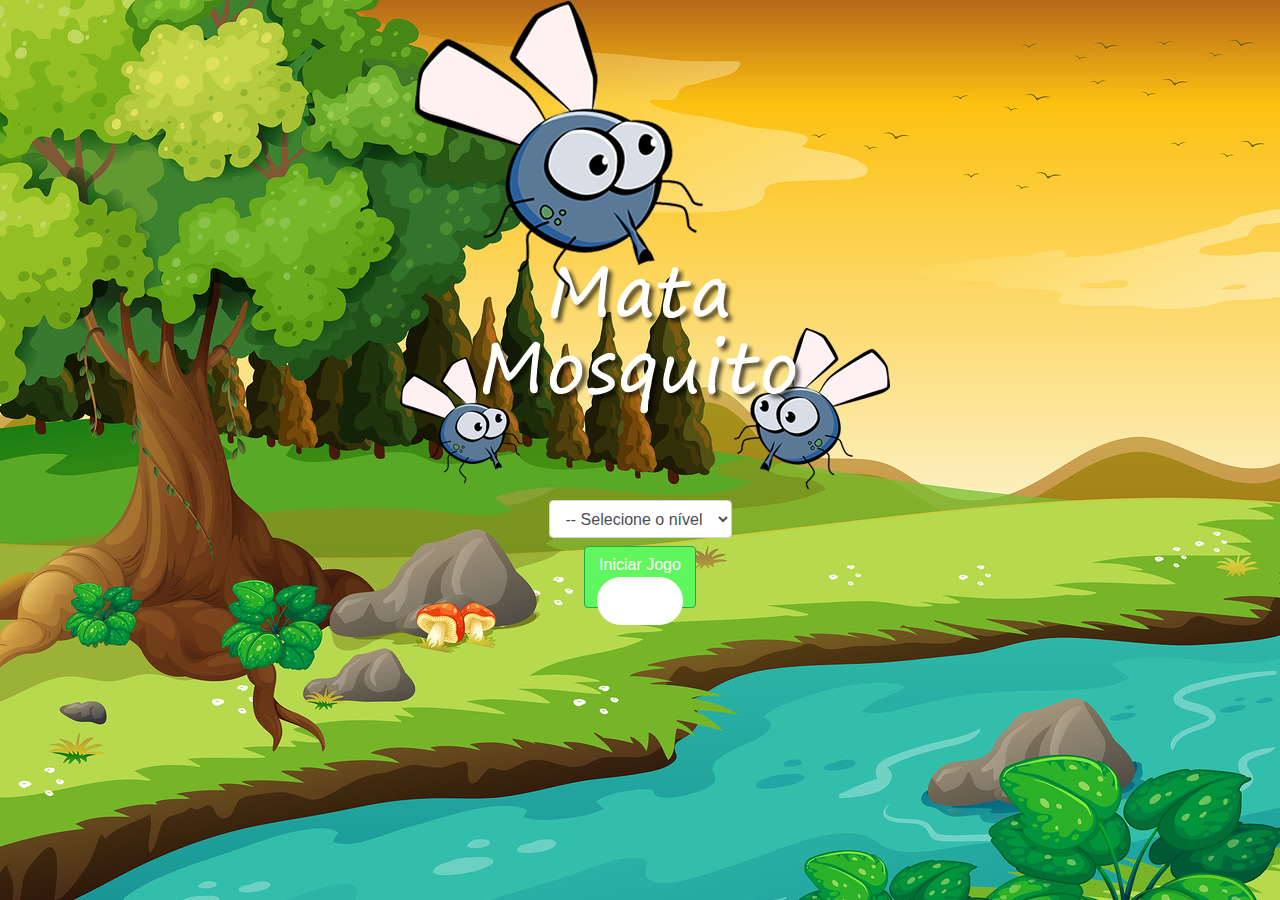
<file: index.html>
<!DOCTYPE html>
<html lang="pt">

<head>
    <meta charset="UTF-8">
    <meta name="viewport" content="width=device-width, initial-scale=1.0">
    <title>Game mata mosquito</title>

    <!-- CSS only -->
    <link rel="stylesheet" href="https://stackpath.bootstrapcdn.com/bootstrap/4.5.2/css/bootstrap.min.css"
        integrity="sha384-JcKb8q3iqJ61gNV9KGb8thSsNjpSL0n8PARn9HuZOnIxN0hoP+VmmDGMN5t9UJ0Z" crossorigin="anonymous">
    <link rel="stylesheet" href="estilo.css">

    <script>
        function iniciarJogo() {
            var nivel = document.getElementById('nivel').value

            if (nivel === '') {
                alert('Selecione um nível para iniciar o jogo')
                return false
            }

            window.location.href = 'app.html?' + nivel
        }
    </script>
</head>

<body>
    <div class="container">
        <div class="row">
            <div class="col">
                <div class="d-flex justify-content-center">
                    <img src="imagens/game.png">
                </div>
            </div>
        </div>

        <div class="row">
            <div class="col">
                <div class="d-flex justify-content-center">
                    <div class="mb-2">
                        <select class="form-control" id="nivel">
                            <option value="">-- Selecione o nível</option>
                            <option value="normal">Normal</option>
                            <option value="dificil">Difícil</option>
                            <option value="chucknorris">Chuck Norris</option>
                        </select>
                    </div>
                </div>
            </div>
        </div>
        <div class="row">
            <div class="col">
                <div class="d-flex justify-content-center">
                    <button type="button" class="btn btn-success btn-animate" onclick="iniciarJogo()"> Iniciar Jogo </button>
                </div>
            </div>
        </div>
    </div>
</body>

</html>
</file>
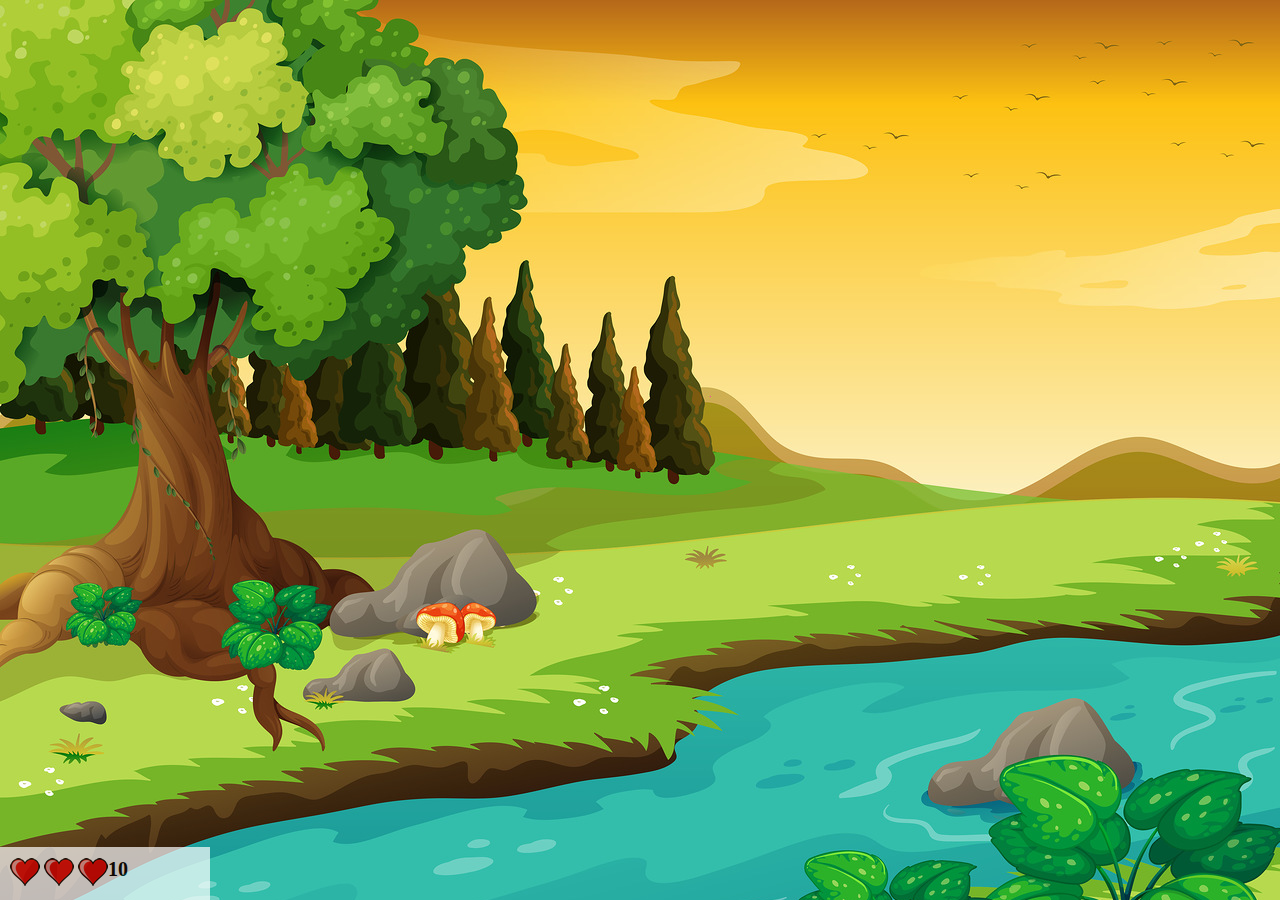
<file: app.html>
<!DOCTYPE html>

<html>

<head>
	<meta charset="UTF-8">
	<meta name="viewport" content="width=device-width, initial-scale=1.0">
	<title>Mata mosquito</title>

	<link rel="stylesheet" href="estilo.css" />
	<script src="jogo.js"></script>
</head>

<body onresize="ajustaTamanhoPalcoJogo()">

	<div class="painel">
		<div class="vidas">
			<img id="v1" src="imagens/coracao_cheio.png" />
			<img id="v2" src="imagens/coracao_cheio.png" />
			<img id="v3" src="imagens/coracao_cheio.png" />
		</div>
		<div class="cronometro"> <span id="cronometro"></span> </div>

	</div>
	<script>
		document.getElementById('cronometro').innerHTML = tempo

		var criaMosquito = setInterval(function () {
			posicaoRandomica()

		}, criaMosquitoTempo)
	</script>
</body>

</html>
</file>
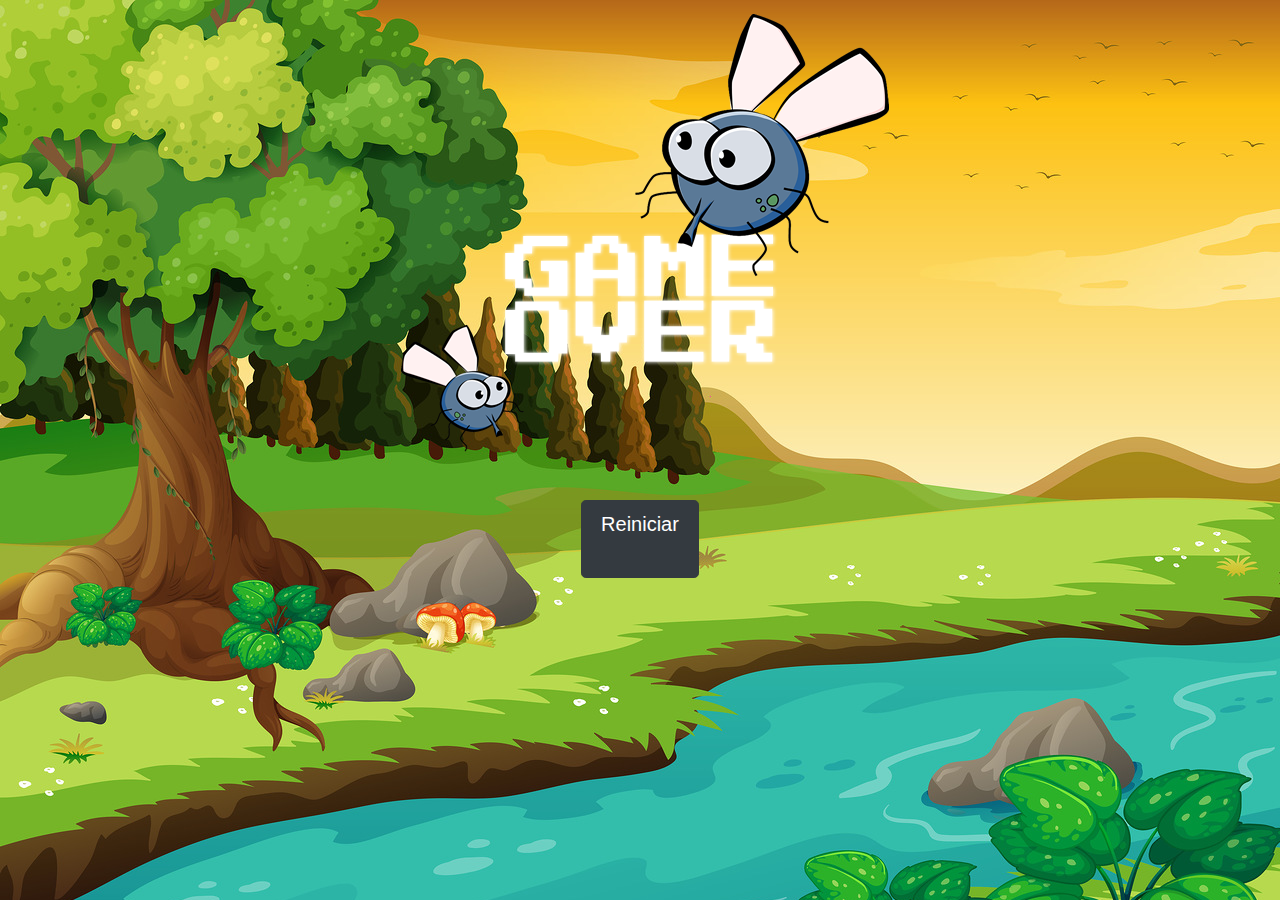
<file: fim_jogo.html>
<!DOCTYPE html>
<html lang="pt">

<head>
    <meta charset="UTF-8">
    <meta name="viewport" content="width=device-width, initial-scale=1.0">
    <title>Fim do jogo</title>

    <!-- CSS only -->
    <link rel="stylesheet" href="https://stackpath.bootstrapcdn.com/bootstrap/4.5.2/css/bootstrap.min.css"
        integrity="sha384-JcKb8q3iqJ61gNV9KGb8thSsNjpSL0n8PARn9HuZOnIxN0hoP+VmmDGMN5t9UJ0Z" crossorigin="anonymous">
    <link rel="stylesheet" href="estilo.css">

</head>

<body>
    <div class="container">
        <div class="row"></div>
        <div class="col">
            <div class="d-flex justify-content-center">
                <img src="imagens/game_over.png">
            </div>
        </div>
        <div class="row">

        </div>
        <div class="col">
            <div class="d-flex justify-content-center">
                <button type="button" class="btn btn-dark btn-lg"
                    onclick="window.location.href = 'index.html' ">Reiniciar </button>


</body>

</html>
</file>
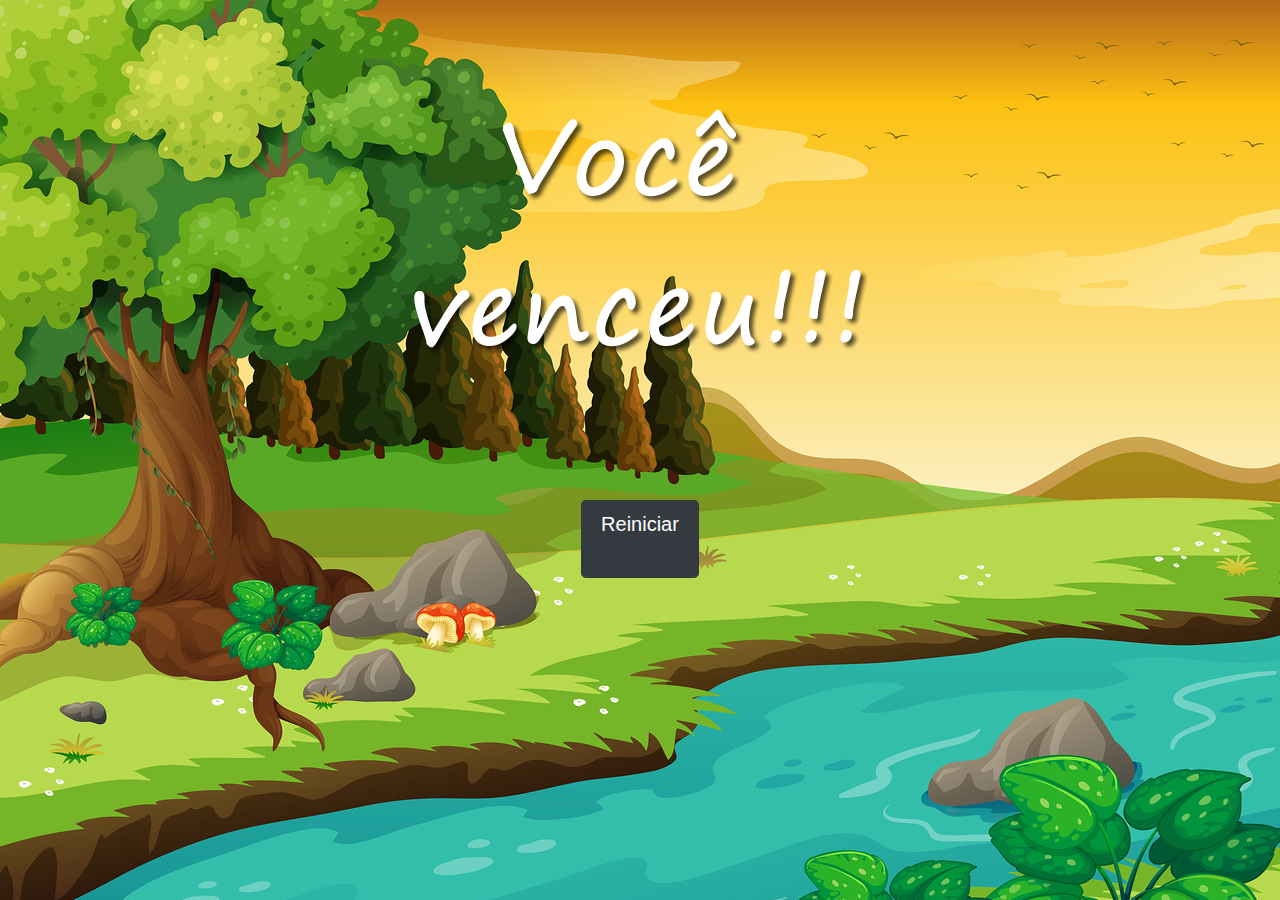
<file: vitoria.html>
<!DOCTYPE html>
<html lang="pt">

<head>
    <meta charset="UTF-8">
    <meta name="viewport" content="width=device-width, initial-scale=1.0">
    <title>Vitoria</title>

    <!-- CSS only -->
    <link rel="stylesheet" href="https://stackpath.bootstrapcdn.com/bootstrap/4.5.2/css/bootstrap.min.css"
        integrity="sha384-JcKb8q3iqJ61gNV9KGb8thSsNjpSL0n8PARn9HuZOnIxN0hoP+VmmDGMN5t9UJ0Z" crossorigin="anonymous">
    <link rel="stylesheet" href="estilo.css">

</head>

<body>
    <div class="container">
        <div class="row">

        </div>
        <div class="col">
            <div class="d-flex justify-content-center">
                <img src="imagens/vitoria.png">
            </div>
        </div>
        <div class="row">

        </div>
        <div class="col">
            <div class="d-flex justify-content-center">
                <button type="button" class="btn btn-dark btn-lg"
                    onclick="window.location.href = 'index.html' ">Reiniciar </button>


</body>

</html>
</file>
<file: estilo.css>
html {
	cursor: url(imagens/mata_mosquito.png) 30 30, auto;

}

body {
	background-image: url(imagens/bg.jpg);
	max-width: 100%;
	background-repeat: no-repeat;
}


.mosquito1 {
	width: 50px;
	height: 50px;
}

.mosquito2 {
	width: 70px;
	height: 70px;
}

.mosquito3 {
	width: 90px;
	height: 90px;
}

.btn:link,
.btn:visited {
    text-transform: uppercase;
    text-decoration: none;
    padding: 15px 40px;
    display: inline-block;
    border-radius: 100px;
    transition: all .2s;
    position: absolute;
}

.btn:hover {
    transform: translateY(-3px);
    box-shadow: 0 10px 20px rgba(0, 0, 0, 0.2);
}

.btn:active {
    transform: translateY(-1px);
    box-shadow: 0 5px 10px rgba(0, 0, 0, 0.2);
}

.btn-success {
	background-color: #60F75E;
}

.btn::after {
    content: "";
    display: inline-block;
    height: 100%;
    width: 100%;
	border-radius: 100px;
    position: center;
    top: 0;
    left: 0;
    z-index: -1;
    transition: all .4s;
}

.btn-success::after {
    background-color: #fff;
}

.btn:hover::after {
    transform: scaleX(1.4) scaleY(1.6);
    opacity: 0;
}

.btn-animated {
    animation: moveInBottom 5s ease-out;
    animation-fill-mode: backwards;
}

@keyframes moveInBottom {
    0% {
        opacity: 0;
        transform: translateY(30px);
    }

    100% {
        opacity: 1;
        transform: translateY(0px);
    }
}

.ladoA {
	transform: scaleX(1);
}

.ladoB {
	transform: scaleX(-1);
}

.painel {
	position: absolute;
	width: 190px;
	padding: 10px;
	left: 0px;
	bottom: 0px;
	border-top: solid 1px #fff;
	background-color: #fff;
	opacity: 0.7; 

}

.vidas {
	float: left;
}

.cronometro {
	float: left;
	font-size: 20px;
	font-weight: bold;


}

 /* Inserindo responsividade */
@media (min-width: 576px){
	.container {
		max-width: 540px;
	}
}

@media (min-width: 768px){
	.container {
		max-width: 750px;
	}
}

@media (min-width: 992px){
	.container {
		max-width: 970px;
	}
}

@media (min-width: 1200px){
	.container {
		max-width: 1170px;
	}
}
</file>
